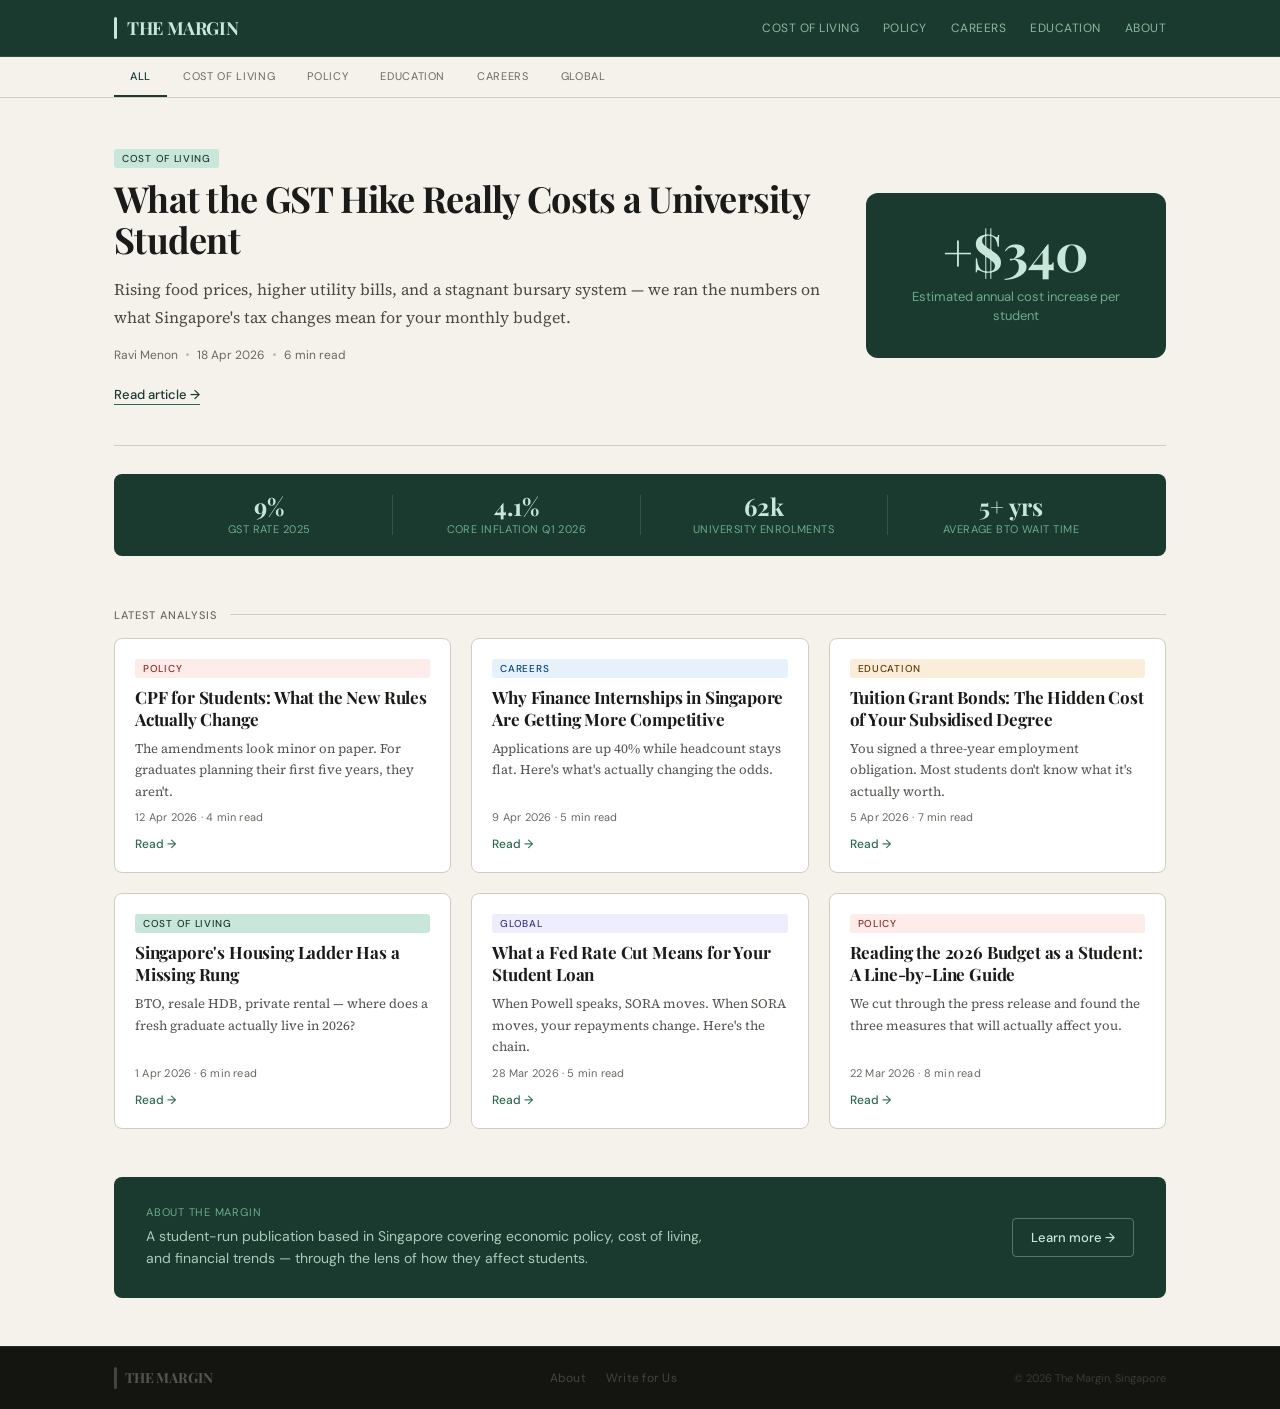
<file: index.html>
<!DOCTYPE html>
<html lang="en">
<head>
  <meta charset="UTF-8">
  <meta name="viewport" content="width=device-width, initial-scale=1.0">
  <title>The Margin — Where Policy Meets Your Paycheck</title>
  <meta name="description" content="Singapore's student publication for economics, policy, and financial trends.">
  <link rel="preconnect" href="https://fonts.googleapis.com">
  <link rel="preconnect" href="https://fonts.gstatic.com" crossorigin>
  <link href="https://fonts.googleapis.com/css2?family=Playfair+Display:ital,wght@0,700;1,400&family=DM+Sans:wght@400;500&family=Source+Serif+4:ital,wght@0,400;1,400&display=swap" rel="stylesheet">
  <link rel="stylesheet" href="css/style.css">
</head>
<body>

  <!-- NAVBAR -->
  <nav class="navbar">
    <div class="nav-inner">
      <a href="index.html" class="nav-brand">
        <span class="nav-rule"></span>
        THE MARGIN
      </a>
      <div class="nav-links">
        <a href="index.html?cat=cost-of-living">Cost of Living</a>
        <a href="index.html?cat=policy">Policy</a>
        <a href="index.html?cat=careers">Careers</a>
        <a href="index.html?cat=education">Education</a>
        <a href="about.html">About</a>
      </div>
      <button class="nav-hamburger" onclick="toggleMenu()" aria-label="Menu">&#9776;</button>
    </div>
    <div class="nav-mobile" id="mobileMenu">
      <a href="index.html?cat=cost-of-living">Cost of Living</a>
      <a href="index.html?cat=policy">Policy</a>
      <a href="index.html?cat=careers">Careers</a>
      <a href="index.html?cat=education">Education</a>
      <a href="about.html">About</a>
    </div>
  </nav>

  <!-- CATEGORY STRIP -->
  <div class="cat-strip">
    <div class="cat-inner">
      <button class="cat-btn active" onclick="filterCat('all', this)">All</button>
      <button class="cat-btn" onclick="filterCat('cost-of-living', this)">Cost of Living</button>
      <button class="cat-btn" onclick="filterCat('policy', this)">Policy</button>
      <button class="cat-btn" onclick="filterCat('education', this)">Education</button>
      <button class="cat-btn" onclick="filterCat('careers', this)">Careers</button>
      <button class="cat-btn" onclick="filterCat('global', this)">Global</button>
    </div>
  </div>

  <main class="main">

    <!-- HERO -->
    <section class="hero" id="hero-article">
      <div class="hero-text">
        <span class="tag tag-cost">Cost of Living</span>
        <h1 class="hero-title">What the GST Hike Really Costs a University Student</h1>
        <p class="hero-dek">Rising food prices, higher utility bills, and a stagnant bursary system — we ran the numbers on what Singapore's tax changes mean for your monthly budget.</p>
        <div class="hero-meta">
          <span>Ravi Menon</span>
          <span class="dot"></span>
          <span>18 Apr 2026</span>
          <span class="dot"></span>
          <span>6 min read</span>
        </div>
        <a href="articles/gst-hike.html" class="read-btn">Read article →</a>
      </div>
      <div class="hero-visual">
        <div class="hero-stat-card">
          <div class="stat-num">+$340</div>
          <div class="stat-label">Estimated annual cost increase per student</div>
        </div>
      </div>
    </section>

    <!-- DATA STRIP -->
    <div class="data-strip">
      <div class="data-item"><div class="data-num">9%</div><div class="data-lbl">GST rate 2025</div></div>
      <div class="data-div"></div>
      <div class="data-item"><div class="data-num">4.1%</div><div class="data-lbl">Core inflation Q1 2026</div></div>
      <div class="data-div"></div>
      <div class="data-item"><div class="data-num">62k</div><div class="data-lbl">University enrolments</div></div>
      <div class="data-div"></div>
      <div class="data-item"><div class="data-num">5+ yrs</div><div class="data-lbl">Average BTO wait time</div></div>
    </div>

    <!-- ARTICLE GRID -->
    <section class="grid-section">
      <div class="grid-header">Latest Analysis</div>
      <div class="article-grid" id="articleGrid">

        <article class="card" data-cat="policy">
          <span class="tag tag-policy">Policy</span>
          <h2 class="card-title">CPF for Students: What the New Rules Actually Change</h2>
          <p class="card-dek">The amendments look minor on paper. For graduates planning their first five years, they aren't.</p>
          <div class="card-meta">12 Apr 2026 · 4 min read</div>
          <a href="articles/cpf-students.html" class="card-link">Read →</a>
        </article>

        <article class="card" data-cat="careers">
          <span class="tag tag-careers">Careers</span>
          <h2 class="card-title">Why Finance Internships in Singapore Are Getting More Competitive</h2>
          <p class="card-dek">Applications are up 40% while headcount stays flat. Here's what's actually changing the odds.</p>
          <div class="card-meta">9 Apr 2026 · 5 min read</div>
          <a href="articles/finance-internships.html" class="card-link">Read →</a>
        </article>

        <article class="card" data-cat="education">
          <span class="tag tag-education">Education</span>
          <h2 class="card-title">Tuition Grant Bonds: The Hidden Cost of Your Subsidised Degree</h2>
          <p class="card-dek">You signed a three-year employment obligation. Most students don't know what it's actually worth.</p>
          <div class="card-meta">5 Apr 2026 · 7 min read</div>
          <a href="articles/tuition-grant.html" class="card-link">Read →</a>
        </article>

        <article class="card" data-cat="cost-of-living">
          <span class="tag tag-cost">Cost of Living</span>
          <h2 class="card-title">Singapore's Housing Ladder Has a Missing Rung</h2>
          <p class="card-dek">BTO, resale HDB, private rental — where does a fresh graduate actually live in 2026?</p>
          <div class="card-meta">1 Apr 2026 · 6 min read</div>
          <a href="articles/housing-ladder.html" class="card-link">Read →</a>
        </article>

        <article class="card" data-cat="global">
          <span class="tag tag-global">Global</span>
          <h2 class="card-title">What a Fed Rate Cut Means for Your Student Loan</h2>
          <p class="card-dek">When Powell speaks, SORA moves. When SORA moves, your repayments change. Here's the chain.</p>
          <div class="card-meta">28 Mar 2026 · 5 min read</div>
          <a href="articles/fed-rate-loan.html" class="card-link">Read →</a>
        </article>

        <article class="card" data-cat="policy">
          <span class="tag tag-policy">Policy</span>
          <h2 class="card-title">Reading the 2026 Budget as a Student: A Line-by-Line Guide</h2>
          <p class="card-dek">We cut through the press release and found the three measures that will actually affect you.</p>
          <div class="card-meta">22 Mar 2026 · 8 min read</div>
          <a href="articles/budget-2026.html" class="card-link">Read →</a>
        </article>

      </div>
    </section>

    <!-- ABOUT STRIP -->
    <section class="about-strip">
      <div class="about-strip-inner">
        <div>
          <div class="about-strip-label">About The Margin</div>
          <p class="about-strip-text">A student-run publication based in Singapore covering economic policy, cost of living, and financial trends — through the lens of how they affect students.</p>
        </div>
        <a href="about.html" class="about-strip-btn">Learn more →</a>
      </div>
    </section>

  </main>

  <footer class="footer">
    <div class="footer-inner">
      <div class="footer-brand">
        <span class="nav-rule" style="background:#444;"></span>
        THE MARGIN
      </div>
      <div class="footer-links">
        <a href="about.html">About</a>
        <a href="about.html#write">Write for Us</a>
      </div>
      <div class="footer-copy">© 2026 The Margin, Singapore</div>
    </div>
  </footer>

  <script src="js/main.js"></script>
</body>
</html>
</file>
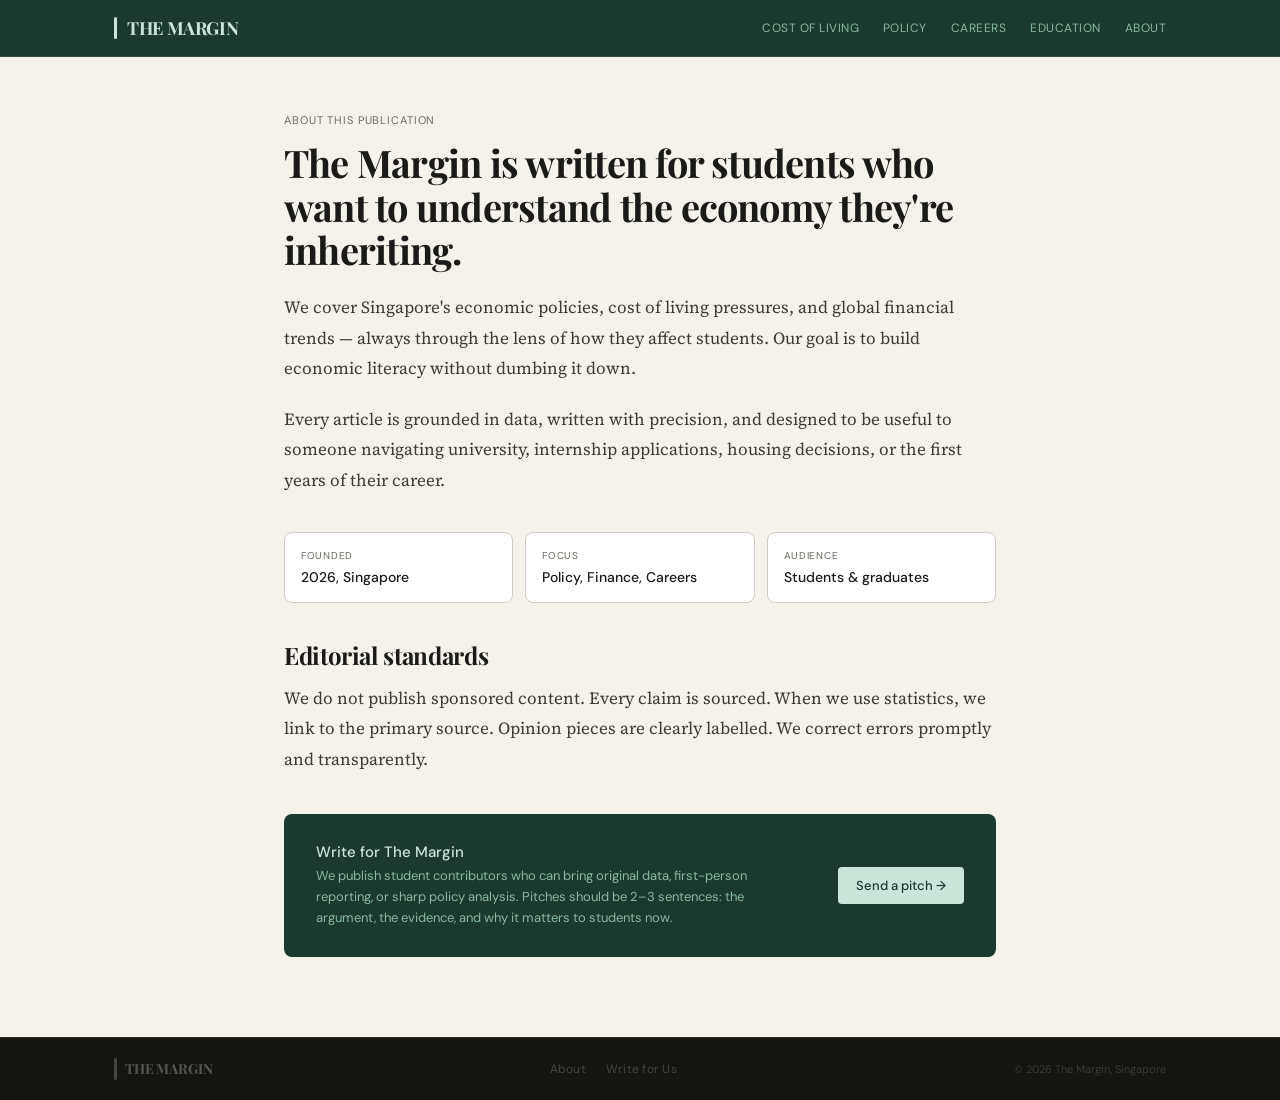
<file: about.html>
<!DOCTYPE html>
<html lang="en">
<head>
  <meta charset="UTF-8">
  <meta name="viewport" content="width=device-width, initial-scale=1.0">
  <title>About — The Margin</title>
  <meta name="description" content="The Margin is Singapore's student publication for economics, policy, and financial trends.">
  <link rel="preconnect" href="https://fonts.googleapis.com">
  <link rel="preconnect" href="https://fonts.gstatic.com" crossorigin>
  <link href="https://fonts.googleapis.com/css2?family=Playfair+Display:ital,wght@0,700;1,400&family=DM+Sans:wght@400;500&family=Source+Serif+4:ital,wght@0,400;1,400&display=swap" rel="stylesheet">
  <link rel="stylesheet" href="css/style.css">
</head>
<body>

  <nav class="navbar">
    <div class="nav-inner">
      <a href="index.html" class="nav-brand">
        <span class="nav-rule"></span>
        THE MARGIN
      </a>
      <div class="nav-links">
        <a href="index.html?cat=cost-of-living">Cost of Living</a>
        <a href="index.html?cat=policy">Policy</a>
        <a href="index.html?cat=careers">Careers</a>
        <a href="index.html?cat=education">Education</a>
        <a href="about.html">About</a>
      </div>
      <button class="nav-hamburger" onclick="toggleMenu()" aria-label="Menu">&#9776;</button>
    </div>
    <div class="nav-mobile" id="mobileMenu">
      <a href="index.html?cat=cost-of-living">Cost of Living</a>
      <a href="index.html?cat=policy">Policy</a>
      <a href="index.html?cat=careers">Careers</a>
      <a href="index.html?cat=education">Education</a>
      <a href="about.html">About</a>
    </div>
  </nav>

  <main class="about-main">
    <div class="about-eyebrow">About this publication</div>
    <h1 class="about-headline">The Margin is written for students who want to understand the economy they're inheriting.</h1>

    <p class="about-body">We cover Singapore's economic policies, cost of living pressures, and global financial trends — always through the lens of how they affect students. Our goal is to build economic literacy without dumbing it down.</p>

    <p class="about-body">Every article is grounded in data, written with precision, and designed to be useful to someone navigating university, internship applications, housing decisions, or the first years of their career.</p>

    <div class="about-grid">
      <div class="about-card">
        <div class="about-card-label">Founded</div>
        <div class="about-card-value">2026, Singapore</div>
      </div>
      <div class="about-card">
        <div class="about-card-label">Focus</div>
        <div class="about-card-value">Policy, Finance, Careers</div>
      </div>
      <div class="about-card">
        <div class="about-card-label">Audience</div>
        <div class="about-card-value">Students &amp; graduates</div>
      </div>
    </div>

    <h2 style="font-family:var(--font-display);font-size:24px;font-weight:700;letter-spacing:-0.015em;margin-bottom:12px;">Editorial standards</h2>
    <p class="about-body">We do not publish sponsored content. Every claim is sourced. When we use statistics, we link to the primary source. Opinion pieces are clearly labelled. We correct errors promptly and transparently.</p>

    <div class="write-box" id="write">
      <div>
        <div class="write-title">Write for The Margin</div>
        <div class="write-desc">We publish student contributors who can bring original data, first-person reporting, or sharp policy analysis. Pitches should be 2–3 sentences: the argument, the evidence, and why it matters to students now.</div>
      </div>
      <a href="mailto:pitch@themargin.sg" class="write-btn">Send a pitch →</a>
    </div>
  </main>

  <footer class="footer">
    <div class="footer-inner">
      <div class="footer-brand">
        <span class="nav-rule" style="background:#444;"></span>
        THE MARGIN
      </div>
      <div class="footer-links">
        <a href="about.html">About</a>
        <a href="about.html#write">Write for Us</a>
      </div>
      <div class="footer-copy">© 2026 The Margin, Singapore</div>
    </div>
  </footer>

  <script src="js/main.js"></script>
</body>
</html>
</file>
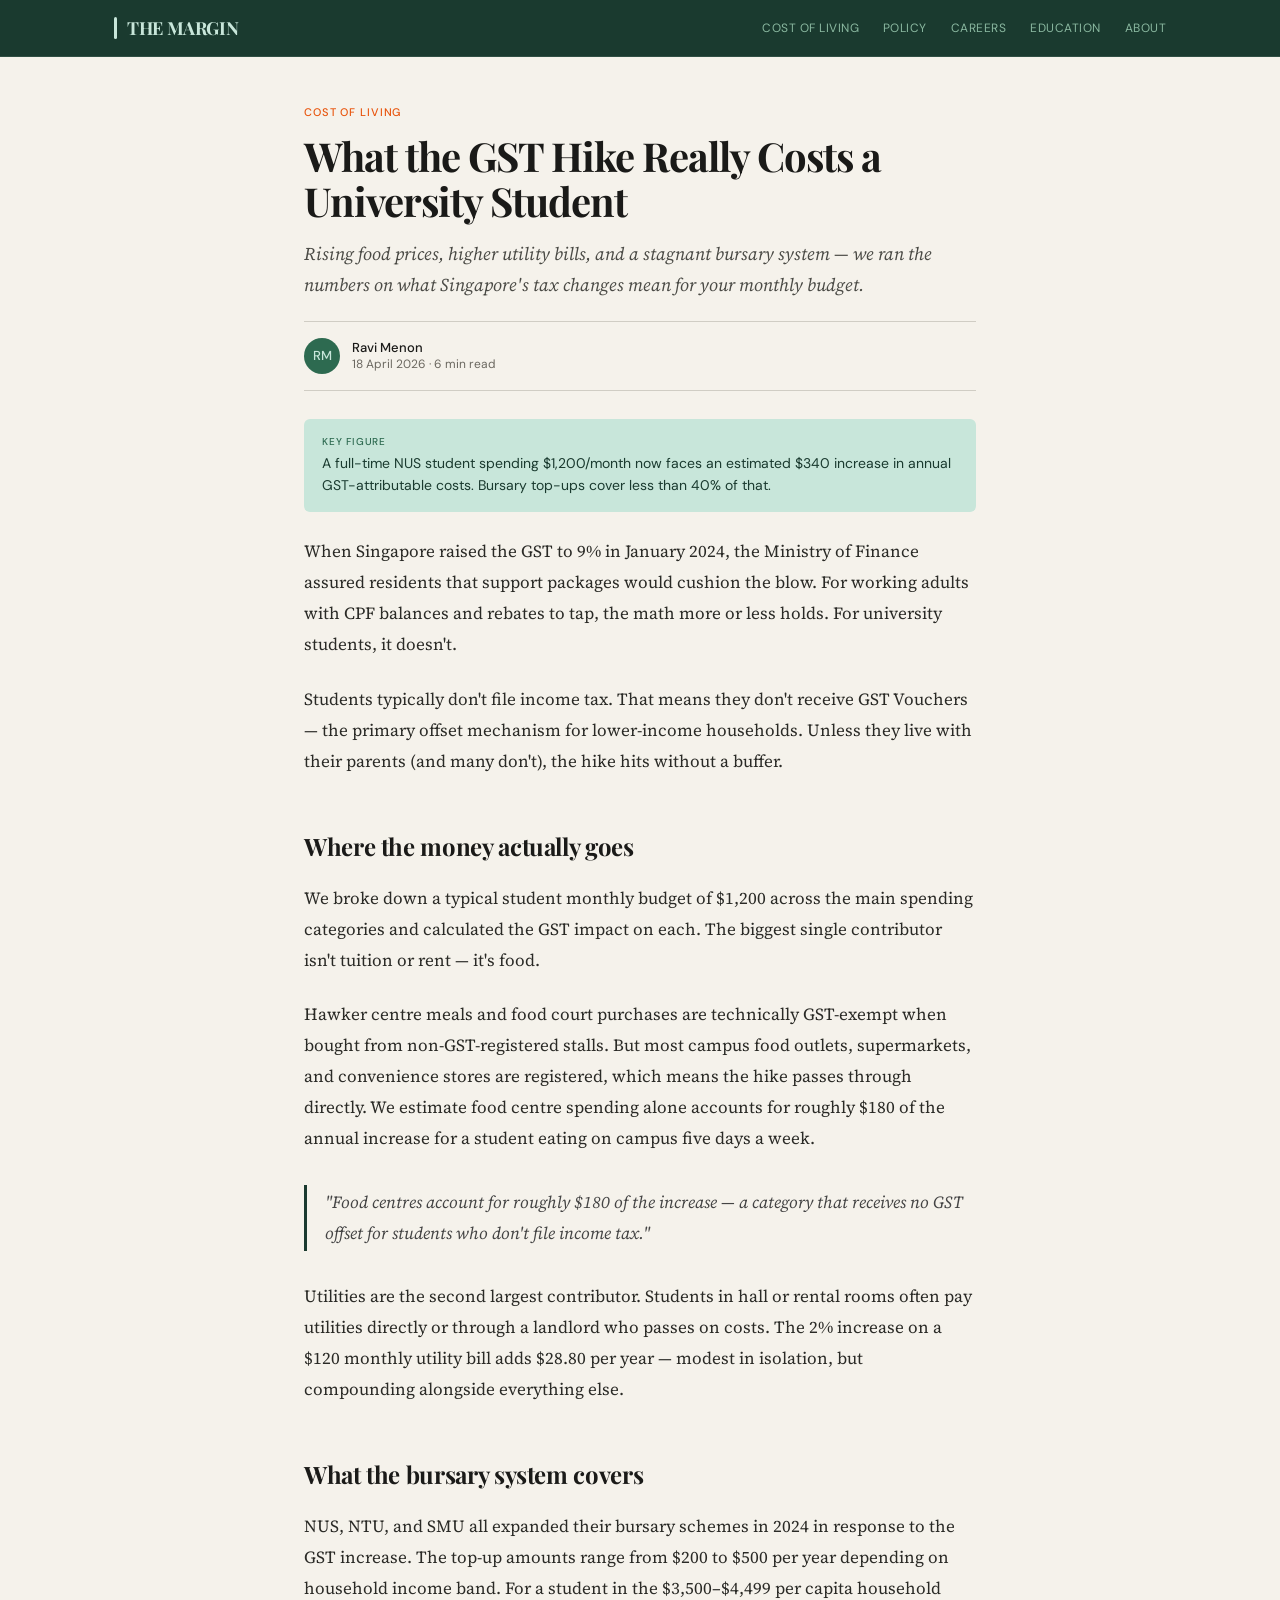
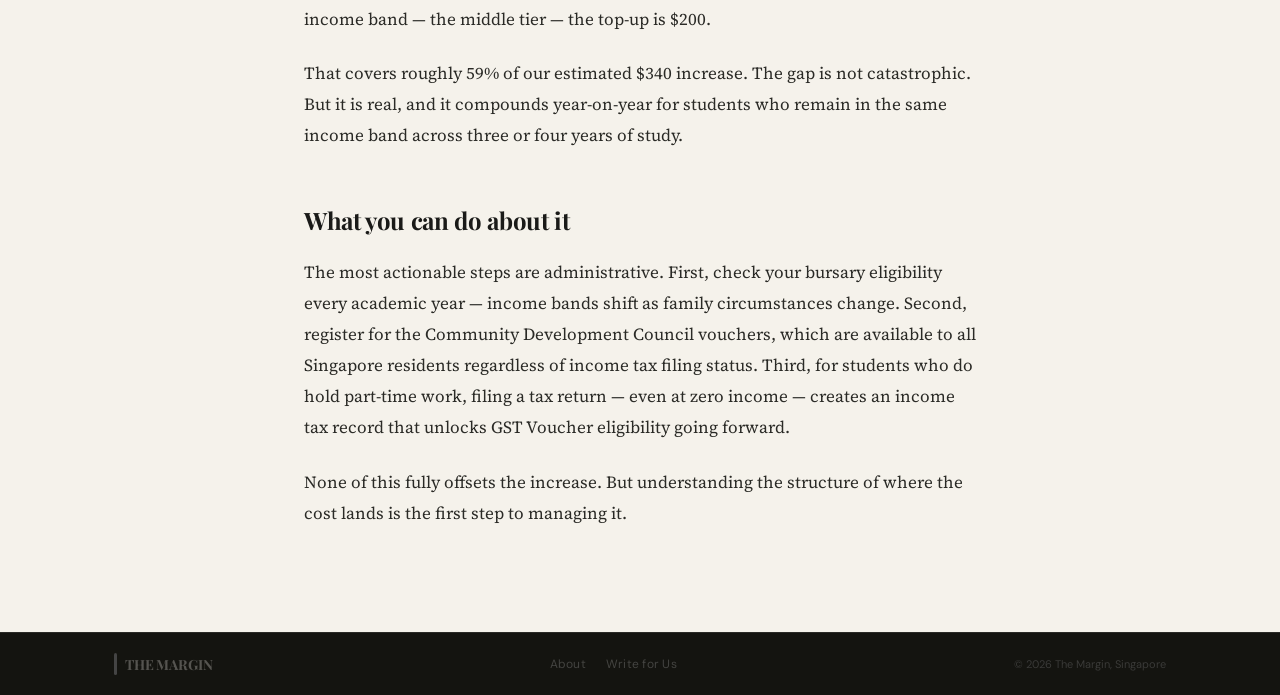
<file: articles/gst-hike.html>
<!DOCTYPE html>
<html lang="en">
<head>
  <meta charset="UTF-8">
  <meta name="viewport" content="width=device-width, initial-scale=1.0">
  <title>What the GST Hike Really Costs a University Student — The Margin</title>
  <meta name="description" content="Rising food prices, higher utility bills, and a stagnant bursary system — we ran the numbers on what Singapore's tax changes mean for your monthly budget.">
  <link rel="preconnect" href="https://fonts.googleapis.com">
  <link rel="preconnect" href="https://fonts.gstatic.com" crossorigin>
  <link href="https://fonts.googleapis.com/css2?family=Playfair+Display:ital,wght@0,700;1,400&family=DM+Sans:wght@400;500&family=Source+Serif+4:ital,wght@0,400;1,400&display=swap" rel="stylesheet">
  <link rel="stylesheet" href="../css/style.css">
</head>
<body>

  <nav class="navbar">
    <div class="nav-inner">
      <a href="../index.html" class="nav-brand">
        <span class="nav-rule"></span>
        THE MARGIN
      </a>
      <div class="nav-links">
        <a href="../index.html?cat=cost-of-living">Cost of Living</a>
        <a href="../index.html?cat=policy">Policy</a>
        <a href="../index.html?cat=careers">Careers</a>
        <a href="../index.html?cat=education">Education</a>
        <a href="../about.html">About</a>
      </div>
      <button class="nav-hamburger" onclick="toggleMenu()" aria-label="Menu">&#9776;</button>
    </div>
    <div class="nav-mobile" id="mobileMenu">
      <a href="../index.html?cat=cost-of-living">Cost of Living</a>
      <a href="../index.html?cat=policy">Policy</a>
      <a href="../index.html?cat=careers">Careers</a>
      <a href="../index.html?cat=education">Education</a>
      <a href="../about.html">About</a>
    </div>
  </nav>

  <main class="article-main">

    <div class="article-cat-label">Cost of Living</div>

    <h1 class="article-headline">What the GST Hike Really Costs a University Student</h1>

    <p class="article-dek">Rising food prices, higher utility bills, and a stagnant bursary system — we ran the numbers on what Singapore's tax changes mean for your monthly budget.</p>

    <div class="article-byline">
      <div class="byline-avatar">RM</div>
      <div>
        <div class="byline-name">Ravi Menon</div>
        <div class="byline-date">18 April 2026 · 6 min read</div>
      </div>
    </div>

    <div class="key-figure">
      <div class="key-figure-label">Key figure</div>
      <div class="key-figure-text">A full-time NUS student spending $1,200/month now faces an estimated $340 increase in annual GST-attributable costs. Bursary top-ups cover less than 40% of that.</div>
    </div>

    <div class="article-body">

      <p>When Singapore raised the GST to 9% in January 2024, the Ministry of Finance assured residents that support packages would cushion the blow. For working adults with CPF balances and rebates to tap, the math more or less holds. For university students, it doesn't.</p>

      <p>Students typically don't file income tax. That means they don't receive GST Vouchers — the primary offset mechanism for lower-income households. Unless they live with their parents (and many don't), the hike hits without a buffer.</p>

      <h2>Where the money actually goes</h2>

      <p>We broke down a typical student monthly budget of $1,200 across the main spending categories and calculated the GST impact on each. The biggest single contributor isn't tuition or rent — it's food.</p>

      <p>Hawker centre meals and food court purchases are technically GST-exempt when bought from non-GST-registered stalls. But most campus food outlets, supermarkets, and convenience stores are registered, which means the hike passes through directly. We estimate food centre spending alone accounts for roughly $180 of the annual increase for a student eating on campus five days a week.</p>

      <blockquote>"Food centres account for roughly $180 of the increase — a category that receives no GST offset for students who don't file income tax."</blockquote>

      <p>Utilities are the second largest contributor. Students in hall or rental rooms often pay utilities directly or through a landlord who passes on costs. The 2% increase on a $120 monthly utility bill adds $28.80 per year — modest in isolation, but compounding alongside everything else.</p>

      <h2>What the bursary system covers</h2>

      <p>NUS, NTU, and SMU all expanded their bursary schemes in 2024 in response to the GST increase. The top-up amounts range from $200 to $500 per year depending on household income band. For a student in the $3,500–$4,499 per capita household income band — the middle tier — the top-up is $200.</p>

      <p>That covers roughly 59% of our estimated $340 increase. The gap is not catastrophic. But it is real, and it compounds year-on-year for students who remain in the same income band across three or four years of study.</p>

      <h2>What you can do about it</h2>

      <p>The most actionable steps are administrative. First, check your bursary eligibility every academic year — income bands shift as family circumstances change. Second, register for the Community Development Council vouchers, which are available to all Singapore residents regardless of income tax filing status. Third, for students who do hold part-time work, filing a tax return — even at zero income — creates an income tax record that unlocks GST Voucher eligibility going forward.</p>

      <p>None of this fully offsets the increase. But understanding the structure of where the cost lands is the first step to managing it.</p>

    </div>

  </main>

  <footer class="footer">
    <div class="footer-inner">
      <div class="footer-brand">
        <span class="nav-rule" style="background:#444;"></span>
        THE MARGIN
      </div>
      <div class="footer-links">
        <a href="../about.html">About</a>
        <a href="../about.html#write">Write for Us</a>
      </div>
      <div class="footer-copy">© 2026 The Margin, Singapore</div>
    </div>
  </footer>

  <script src="../js/main.js"></script>
</body>
</html>
</file>
<file: css/style.css>
/* ── The Margin — stylesheet ── */

:root {
  --forest: #1a3a2f;
  --teal:   #2d6a50;
  --mist:   #c8e6da;
  --parch:  #f5f2eb;
  --ink:    #1a1a18;
  --red:    #e8540c;
  --smoke:  #6b6860;
  --rule:   #d0cdc4;
  --white:  #ffffff;

  --font-display: 'Playfair Display', Georgia, serif;
  --font-ui:      'DM Sans', sans-serif;
  --font-body:    'Source Serif 4', Georgia, serif;

  --max-w: 1100px;
  --nav-h: 56px;
}

*, *::before, *::after { box-sizing: border-box; margin: 0; padding: 0; }

html { font-size: 16px; scroll-behavior: smooth; }

body {
  background: var(--parch);
  color: var(--ink);
  font-family: var(--font-ui);
  -webkit-font-smoothing: antialiased;
}

a { color: inherit; text-decoration: none; }
img { max-width: 100%; display: block; }

/* ── NAVBAR ── */
.navbar {
  position: sticky;
  top: 0;
  z-index: 100;
  background: var(--forest);
  border-bottom: 1px solid rgba(200,230,218,0.12);
}

.nav-inner {
  max-width: var(--max-w);
  margin: 0 auto;
  padding: 0 24px;
  height: var(--nav-h);
  display: flex;
  align-items: center;
  justify-content: space-between;
  gap: 24px;
}

.nav-brand {
  display: flex;
  align-items: center;
  gap: 10px;
  font-family: var(--font-display);
  font-size: 18px;
  font-weight: 700;
  color: var(--mist);
  letter-spacing: -0.02em;
  flex-shrink: 0;
}

.nav-rule {
  display: inline-block;
  width: 3px;
  height: 22px;
  background: var(--mist);
  border-radius: 2px;
  flex-shrink: 0;
}

.nav-links {
  display: flex;
  gap: 24px;
  align-items: center;
}

.nav-links a {
  font-size: 12px;
  letter-spacing: 0.04em;
  text-transform: uppercase;
  color: #8ab8a0;
  transition: color 0.15s;
}

.nav-links a:hover { color: var(--mist); }

.nav-hamburger {
  display: none;
  background: none;
  border: none;
  color: var(--mist);
  font-size: 20px;
  cursor: pointer;
  padding: 4px;
}

.nav-mobile {
  display: none;
  flex-direction: column;
  padding: 12px 24px 16px;
  gap: 14px;
  border-top: 1px solid rgba(200,230,218,0.1);
}

.nav-mobile.open { display: flex; }

.nav-mobile a {
  font-size: 13px;
  letter-spacing: 0.04em;
  text-transform: uppercase;
  color: #8ab8a0;
}

/* ── CATEGORY STRIP ── */
.cat-strip {
  background: var(--parch);
  border-bottom: 1px solid var(--rule);
  position: sticky;
  top: var(--nav-h);
  z-index: 90;
}

.cat-inner {
  max-width: var(--max-w);
  margin: 0 auto;
  padding: 0 24px;
  display: flex;
  gap: 0;
  overflow-x: auto;
  scrollbar-width: none;
}

.cat-inner::-webkit-scrollbar { display: none; }

.cat-btn {
  background: none;
  border: none;
  border-bottom: 2px solid transparent;
  font-family: var(--font-ui);
  font-size: 11px;
  letter-spacing: 0.06em;
  text-transform: uppercase;
  color: var(--smoke);
  padding: 12px 16px;
  cursor: pointer;
  white-space: nowrap;
  transition: color 0.15s, border-color 0.15s;
}

.cat-btn:hover { color: var(--forest); }
.cat-btn.active { color: var(--forest); border-bottom-color: var(--forest); font-weight: 500; }

/* ── MAIN ── */
.main {
  max-width: var(--max-w);
  margin: 0 auto;
  padding: 0 24px;
}

/* ── HERO ── */
.hero {
  display: grid;
  grid-template-columns: 1fr 300px;
  gap: 40px;
  padding: 48px 0 40px;
  border-bottom: 1px solid var(--rule);
  align-items: center;
}

.hero-title {
  font-family: var(--font-display);
  font-size: 36px;
  font-weight: 700;
  line-height: 1.15;
  letter-spacing: -0.02em;
  margin: 10px 0 14px;
  color: var(--ink);
}

.hero-dek {
  font-family: var(--font-body);
  font-size: 16px;
  line-height: 1.75;
  color: #4a4a45;
  margin-bottom: 16px;
}

.hero-meta {
  display: flex;
  align-items: center;
  gap: 8px;
  font-size: 12px;
  color: var(--smoke);
  margin-bottom: 20px;
}

.dot {
  width: 3px; height: 3px;
  background: #bbb;
  border-radius: 50%;
  flex-shrink: 0;
}

.read-btn {
  display: inline-block;
  font-size: 13px;
  font-weight: 500;
  color: var(--forest);
  border-bottom: 1.5px solid var(--teal);
  padding-bottom: 1px;
  transition: opacity 0.15s;
}

.read-btn:hover { opacity: 0.7; }

.hero-visual {
  display: flex;
  align-items: center;
  justify-content: center;
}

.hero-stat-card {
  background: var(--forest);
  border-radius: 12px;
  padding: 32px 28px;
  text-align: center;
  width: 100%;
}

.stat-num {
  font-family: var(--font-display);
  font-size: 52px;
  font-weight: 700;
  color: var(--mist);
  line-height: 1;
  margin-bottom: 10px;
}

.stat-label {
  font-size: 13px;
  color: #6aad8a;
  line-height: 1.5;
}

/* ── DATA STRIP ── */
.data-strip {
  background: var(--forest);
  border-radius: 8px;
  margin: 28px 0;
  padding: 20px 32px;
  display: flex;
  align-items: center;
  gap: 0;
}

.data-item {
  flex: 1;
  text-align: center;
}

.data-num {
  font-family: var(--font-display);
  font-size: 24px;
  font-weight: 700;
  color: var(--mist);
  line-height: 1;
  margin-bottom: 4px;
}

.data-lbl {
  font-size: 11px;
  letter-spacing: 0.04em;
  text-transform: uppercase;
  color: #6aad8a;
}

.data-div {
  width: 1px;
  height: 40px;
  background: rgba(200,230,218,0.15);
}

/* ── GRID ── */
.grid-section { padding: 0 0 48px; }

.grid-header {
  font-size: 11px;
  letter-spacing: 0.08em;
  text-transform: uppercase;
  color: var(--smoke);
  font-weight: 500;
  padding: 24px 0 16px;
  display: flex;
  align-items: center;
  gap: 12px;
}

.grid-header::after {
  content: '';
  flex: 1;
  height: 1px;
  background: var(--rule);
}

.article-grid {
  display: grid;
  grid-template-columns: repeat(3, 1fr);
  gap: 20px;
}

/* ── CARD ── */
.card {
  background: var(--white);
  border: 1px solid var(--rule);
  border-radius: 8px;
  padding: 20px;
  display: flex;
  flex-direction: column;
  gap: 8px;
  transition: border-color 0.2s, transform 0.2s;
}

.card:hover {
  border-color: var(--teal);
  transform: translateY(-2px);
}

.card.hidden { display: none; }

.card-title {
  font-family: var(--font-display);
  font-size: 17px;
  font-weight: 700;
  line-height: 1.3;
  color: var(--ink);
  letter-spacing: -0.01em;
}

.card-dek {
  font-family: var(--font-body);
  font-size: 13px;
  line-height: 1.65;
  color: #555450;
  flex: 1;
}

.card-meta {
  font-size: 11px;
  color: var(--smoke);
  letter-spacing: 0.02em;
}

.card-link {
  font-size: 12px;
  font-weight: 500;
  color: var(--teal);
  margin-top: 4px;
  transition: opacity 0.15s;
}

.card-link:hover { opacity: 0.7; }

/* ── TAGS ── */
.tag {
  display: inline-block;
  font-family: var(--font-ui);
  font-size: 10px;
  letter-spacing: 0.07em;
  text-transform: uppercase;
  font-weight: 500;
  padding: 3px 8px;
  border-radius: 3px;
}

.tag-cost     { background: #c8e6da; color: #1a3a2f; }
.tag-policy   { background: #fdecea; color: #8b2c2c; }
.tag-education{ background: #faeeda; color: #633806; }
.tag-careers  { background: #e6f1fb; color: #0c447c; }
.tag-global   { background: #eeedfe; color: #3c3489; }

/* ── ABOUT STRIP ── */
.about-strip {
  background: var(--forest);
  border-radius: 8px;
  margin-bottom: 48px;
}

.about-strip-inner {
  padding: 28px 32px;
  display: flex;
  align-items: center;
  justify-content: space-between;
  gap: 24px;
}

.about-strip-label {
  font-size: 11px;
  letter-spacing: 0.07em;
  text-transform: uppercase;
  color: #6aad8a;
  margin-bottom: 6px;
}

.about-strip-text {
  font-size: 14px;
  color: #a8ccba;
  line-height: 1.6;
  max-width: 560px;
}

.about-strip-btn {
  display: inline-block;
  font-size: 13px;
  font-weight: 500;
  color: var(--mist);
  border: 1px solid rgba(200,230,218,0.35);
  border-radius: 4px;
  padding: 10px 18px;
  white-space: nowrap;
  transition: background 0.15s;
}

.about-strip-btn:hover { background: rgba(200,230,218,0.1); }

/* ── FOOTER ── */
.footer {
  background: #141410;
  border-top: 1px solid #2a2a26;
}

.footer-inner {
  max-width: var(--max-w);
  margin: 0 auto;
  padding: 20px 24px;
  display: flex;
  align-items: center;
  justify-content: space-between;
  gap: 16px;
  flex-wrap: wrap;
}

.footer-brand {
  display: flex;
  align-items: center;
  gap: 8px;
  font-family: var(--font-display);
  font-size: 14px;
  font-weight: 700;
  color: #555450;
  letter-spacing: -0.01em;
}

.footer-links {
  display: flex;
  gap: 20px;
}

.footer-links a {
  font-size: 12px;
  color: #444441;
  transition: color 0.15s;
  letter-spacing: 0.02em;
}

.footer-links a:hover { color: #888; }

.footer-copy {
  font-size: 11px;
  color: #3a3a38;
}

/* ── ARTICLE PAGE ── */
.article-main {
  max-width: 720px;
  margin: 0 auto;
  padding: 48px 24px 80px;
}

.article-cat-label {
  font-size: 11px;
  letter-spacing: 0.08em;
  text-transform: uppercase;
  color: var(--red);
  font-weight: 500;
  margin-bottom: 14px;
}

.article-headline {
  font-family: var(--font-display);
  font-size: 40px;
  font-weight: 700;
  line-height: 1.13;
  letter-spacing: -0.025em;
  color: var(--ink);
  margin-bottom: 16px;
}

.article-dek {
  font-family: var(--font-body);
  font-size: 18px;
  line-height: 1.7;
  color: #4a4a45;
  margin-bottom: 20px;
  font-style: italic;
}

.article-byline {
  display: flex;
  align-items: center;
  gap: 12px;
  padding: 16px 0;
  border-top: 1px solid var(--rule);
  border-bottom: 1px solid var(--rule);
  margin-bottom: 28px;
}

.byline-avatar {
  width: 36px; height: 36px;
  border-radius: 50%;
  background: var(--teal);
  display: flex;
  align-items: center;
  justify-content: center;
  font-size: 13px;
  font-weight: 500;
  color: var(--mist);
  flex-shrink: 0;
}

.byline-name { font-size: 13px; font-weight: 500; }
.byline-date { font-size: 12px; color: var(--smoke); }

.key-figure {
  background: var(--mist);
  border-radius: 6px;
  padding: 16px 18px;
  margin: 0 0 24px;
}

.key-figure-label {
  font-size: 10px;
  letter-spacing: 0.08em;
  text-transform: uppercase;
  font-weight: 500;
  color: var(--teal);
  margin-bottom: 4px;
}

.key-figure-text {
  font-size: 14px;
  color: var(--forest);
  line-height: 1.6;
}

.article-body {
  font-family: var(--font-body);
  font-size: 17px;
  line-height: 1.82;
  color: #2a2a26;
}

.article-body p { margin-bottom: 1.4em; }

.article-body h2 {
  font-family: var(--font-display);
  font-size: 24px;
  font-weight: 700;
  color: var(--ink);
  margin: 2em 0 0.6em;
  letter-spacing: -0.015em;
}

.article-body blockquote {
  border-left: 3px solid var(--forest);
  padding: 2px 0 2px 18px;
  margin: 1.8em 0;
  font-style: italic;
  color: #444;
}

/* ── ABOUT PAGE ── */
.about-main {
  max-width: 760px;
  margin: 0 auto;
  padding: 56px 24px 80px;
}

.about-eyebrow {
  font-size: 11px;
  letter-spacing: 0.08em;
  text-transform: uppercase;
  color: var(--smoke);
  margin-bottom: 14px;
}

.about-headline {
  font-family: var(--font-display);
  font-size: 38px;
  font-weight: 700;
  line-height: 1.15;
  letter-spacing: -0.02em;
  color: var(--ink);
  margin-bottom: 20px;
}

.about-body {
  font-family: var(--font-body);
  font-size: 17px;
  line-height: 1.8;
  color: #3a3a36;
  margin-bottom: 20px;
}

.about-grid {
  display: grid;
  grid-template-columns: 1fr 1fr 1fr;
  gap: 12px;
  margin: 36px 0;
}

.about-card {
  background: var(--white);
  border: 1px solid var(--rule);
  border-radius: 8px;
  padding: 16px;
}

.about-card-label {
  font-size: 10px;
  letter-spacing: 0.07em;
  text-transform: uppercase;
  color: var(--smoke);
  margin-bottom: 6px;
}

.about-card-value {
  font-size: 14px;
  font-weight: 500;
  color: var(--ink);
}

.write-box {
  background: var(--forest);
  border-radius: 8px;
  padding: 28px 32px;
  display: flex;
  align-items: center;
  justify-content: space-between;
  gap: 24px;
  margin-top: 40px;
}

.write-title { font-size: 15px; font-weight: 500; color: var(--mist); margin-bottom: 4px; }
.write-desc  { font-size: 13px; color: #8ab8a0; line-height: 1.6; max-width: 440px; }

.write-btn {
  display: inline-block;
  font-size: 13px;
  font-weight: 500;
  color: var(--forest);
  background: var(--mist);
  border-radius: 4px;
  padding: 10px 18px;
  white-space: nowrap;
  flex-shrink: 0;
  transition: opacity 0.15s;
}

.write-btn:hover { opacity: 0.85; }

/* ── RESPONSIVE ── */
@media (max-width: 768px) {
  .nav-links { display: none; }
  .nav-hamburger { display: block; }

  .hero {
    grid-template-columns: 1fr;
    padding: 32px 0 28px;
  }

  .hero-visual { display: none; }
  .hero-title { font-size: 28px; }

  .article-grid { grid-template-columns: 1fr; }

  .data-strip { padding: 16px 20px; gap: 0; }
  .data-num { font-size: 18px; }
  .data-lbl { font-size: 10px; }

  .about-strip-inner { flex-direction: column; align-items: flex-start; }
  .about-grid { grid-template-columns: 1fr 1fr; }
  .write-box { flex-direction: column; align-items: flex-start; }

  .article-headline { font-size: 28px; }
  .about-headline { font-size: 28px; }
  .footer-inner { flex-direction: column; gap: 10px; }
}
</file>
